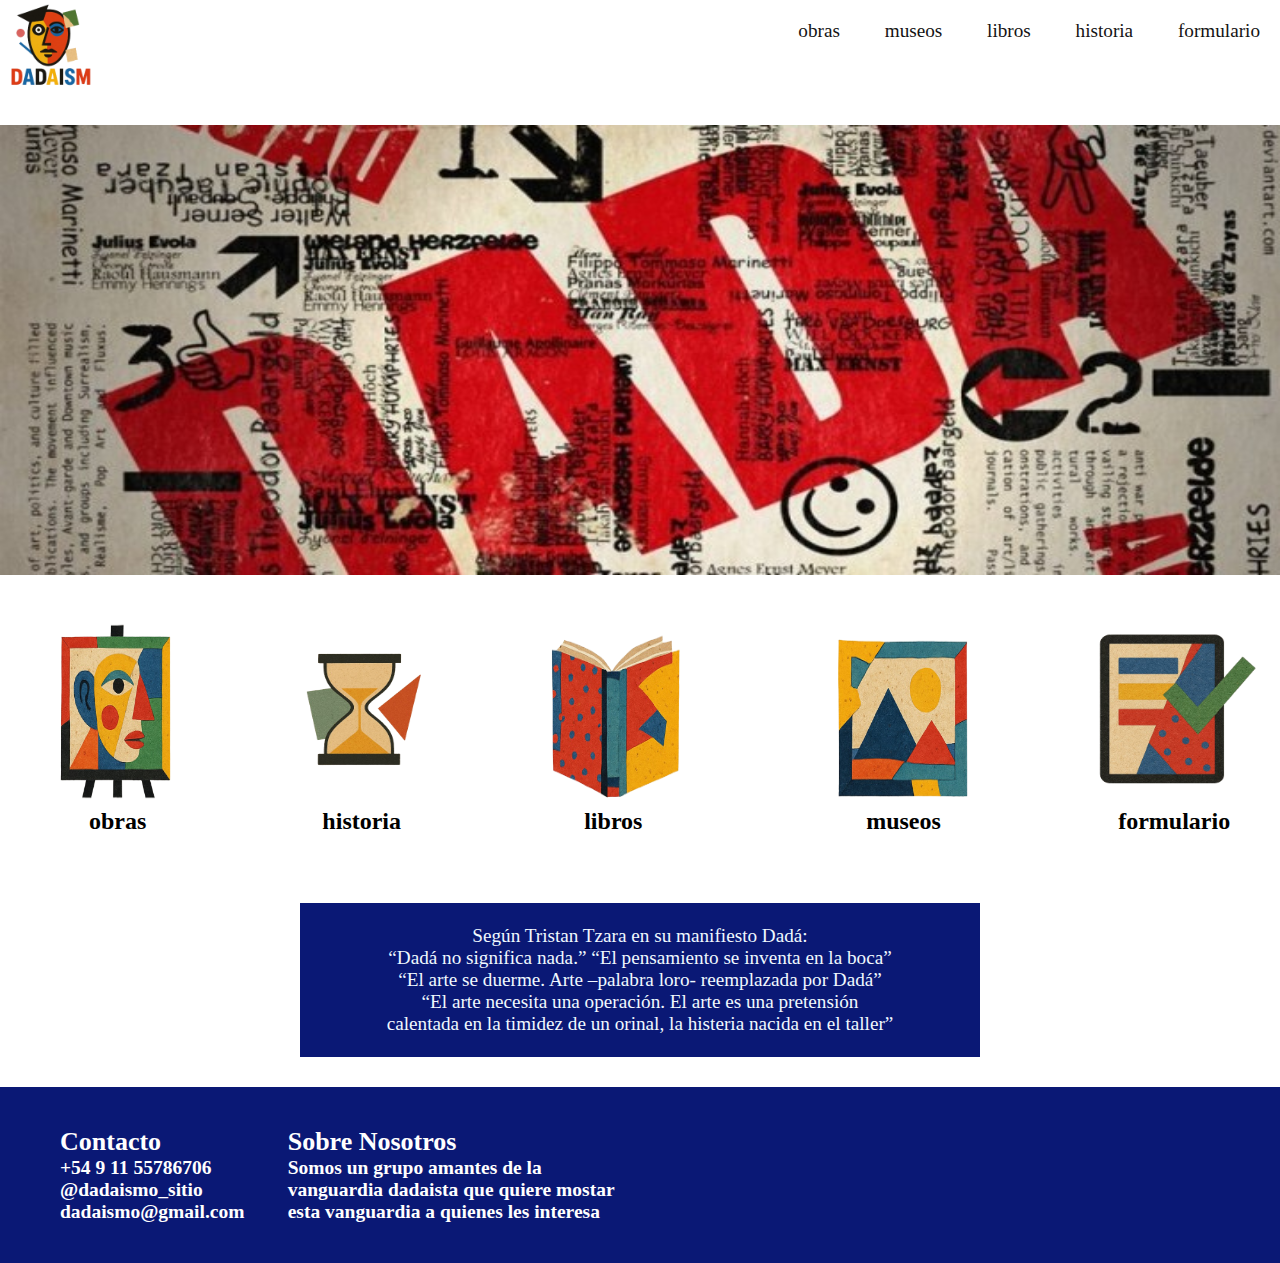
<file: index.html>
<!doctype html>
<link rel="stylesheet" href="CSS/estilos.css">

<html>
<head>
</head>
<body>
    <header>
        <a href="SITIO/index.html"><img class="logo" src="IMG/LOGO DADAISMO.png"/></a>
        <a href="#" class="icono" onclick="MiFuncion()"> 
        <i class="fa fa-bars"></i> </a>
 
        <nav id="navegador" class="">

            <ul>
            <il><a href="PAGES/obras.html">obras</a></il>
            <il><a href="PAGES/galeria.html"> museos </a></il>
            <il><a href="PAGES/libros.html"> libros</a></il>
            <il><a href="PAGES/historia.html"> historia</a></il>
            <il><a href="PAGES/formulario.html"> formulario</a></il>
            </ul>
        <nav>
        
           
    </header>
    <main> 
        <img src="IMG/foto2.jpg" class="imgcaja">

      
        <div class="caja2">
            <a href="PAGES/obras.html">
            <img src="IMG/icono obras.png" class="imgicono">
            <h2> obras </h2>
            </a>
        
            <a href="PAGES/historia.html">
            <img src="IMG/icono historia.png" class="imgicono1">
            <h2> historia </h2>
            </a>
        
            <a href="PAGES/libros.html">
            <img src="IMG/icono libros.png" class="imgicono">
            <h2> libros </h2>
            </a>
        
            <a href="PAGES/galeria.html">
            <img src="IMG/icono galerias.png" class="imgicono">
            <h2> museos </h2>
            </a>
        
            <a href="PAGES/formulario.html">
            <img src="IMG/icono enviado.png" class="imgicono1">
            <h2> formulario </h2>
            </a>
        </div>
   


    <div class="frase">
        <br>
<p>Según Tristan Tzara  en su manifiesto Dadá:
    <br>
    “Dadá no significa nada.” “El pensamiento se inventa en la boca”
    <br>
    “El arte se duerme. Arte –palabra loro- reemplazada por Dadá”
    <br>
    “El arte necesita una operación. El arte es una pretensión
    <br>
    calentada en la timidez de un orinal, la histeria nacida en el taller”
    </p>
    <br>
</div>


    </main>

    <footer>
        
    <div class="contenedorfooter">
       <h1>Contacto</h1>
       <h2> +54 9 11 55786706</h2>
       <h2>@dadaismo_sitio</h2>
       <h2>dadaismo@gmail.com  </h2>
    </div>
    
    <div class="contenedorfooter">
       <h1>Sobre Nosotros </h1>
       <h2> Somos un grupo amantes de la </h2>
       <h2> vanguardia dadaista que quiere mostar</h2>
       <h2> esta vanguardia a quienes les interesa </h2>
    </div>

    </footer>
    <script>
    function MiFuncion() 
      /* aquí se define el ID del elemento que va a tomar la clase*/
      {var x = document.getElementById("navegador");
      if (x.className === "") 
      
         /* esta es la clase que se agrega al elemento con el*/
         {id="navegador"
        x.className += "mostrarmenu";} else {x.className = "";}}
    </script> 
</body>
</file>
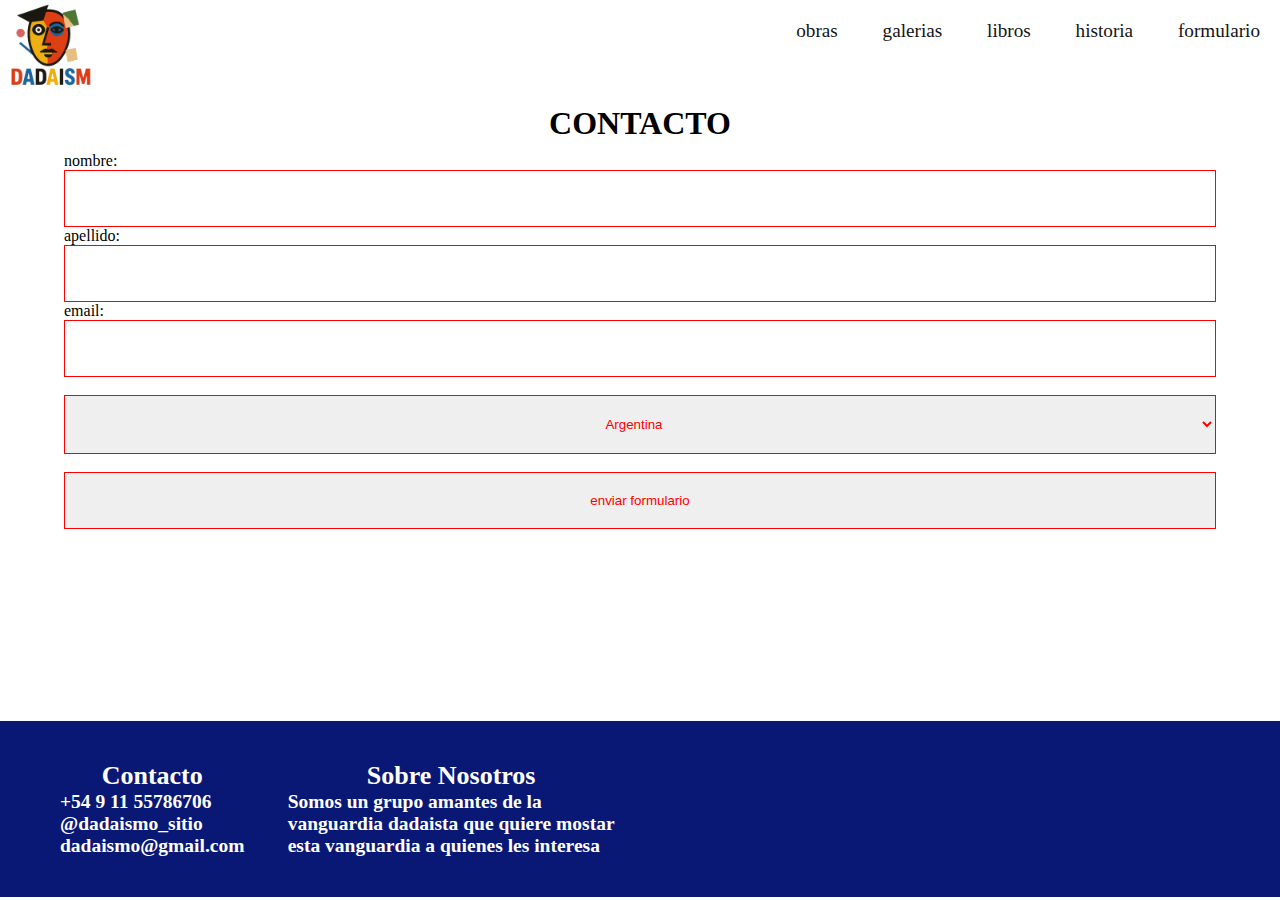
<file: PAGES/formulario.html>
<!doctype html>
<link rel="stylesheet" href="../CSS/estilos.css">

<html>
<head>
</head>
<body>
    <header>
        <a href="../index.html"><img class="logo" src="../IMG/LOGO DADAISMO.png"/></a>
        <a href="#" class="icono" onclick="MiFuncion()"> 
        <i class="fa fa-bars"></i> </a>
 
        <nav id="navegador" class="">

            <ul>
            <il><a href="../PAGES/obras.html">obras</a></il>
            <il><a href="../PAGES/galeria.html"> galerias</a></il>
            <il><a href="../PAGES/libros.html"> libros</a></il>
            <il><a href="../PAGES/historia.html"> historia</a></il>
            <il><a href="../PAGES/formulario.html"> formulario</a></il>
            </ul>
        <nav>
        
           
    </header>
    <main> 
        <h1>CONTACTO</h1>
        <form action="respuesta.html" method="get">
            <p><label>nombre:</label> <input type="text" name="nombre" required></p>
            <p><label>apellido:</label> <input type="text" name="apellido" required></p>
            <p><label>email:</label> <input type="email" name="email" required></p>
            <br>
            <p><select name="pais">
<option>Argentina</option>
<option>Brasil</option>
<option>Uruguay</option>
<option>Chile</option>
            </select></p> 
            <br>
            <p><input type="submit" value="enviar formulario"></p>
        </form>
<style>
    h1 {text-align: center;}
</style>
    </main>

    <footer>
        
    <div class="contenedorfooter">
       <h1>Contacto</h1>
       <h2> +54 9 11 55786706</h2>
       <h2>@dadaismo_sitio</h2>
       <h2>dadaismo@gmail.com  </h2>
    </div>
    
    <div class="contenedorfooter">
       <h1>Sobre Nosotros </h1>
       <h2> Somos un grupo amantes de la 
        <br>
        vanguardia dadaista que quiere mostar
        <br>
        esta vanguardia a quienes les interesa </h2>
    </div>

    </footer>
    <script>
    function MiFuncion() 
      /* aquí se define el ID del elemento que va a tomar la clase*/
      {var x = document.getElementById("navegador");
      if (x.className === "") 
      
         /* esta es la clase que se agrega al elemento con el*/
         {id="navegador"
        x.className += "mostrarmenu";} else {x.className = "";}}
    </script> 
</body>
</file>
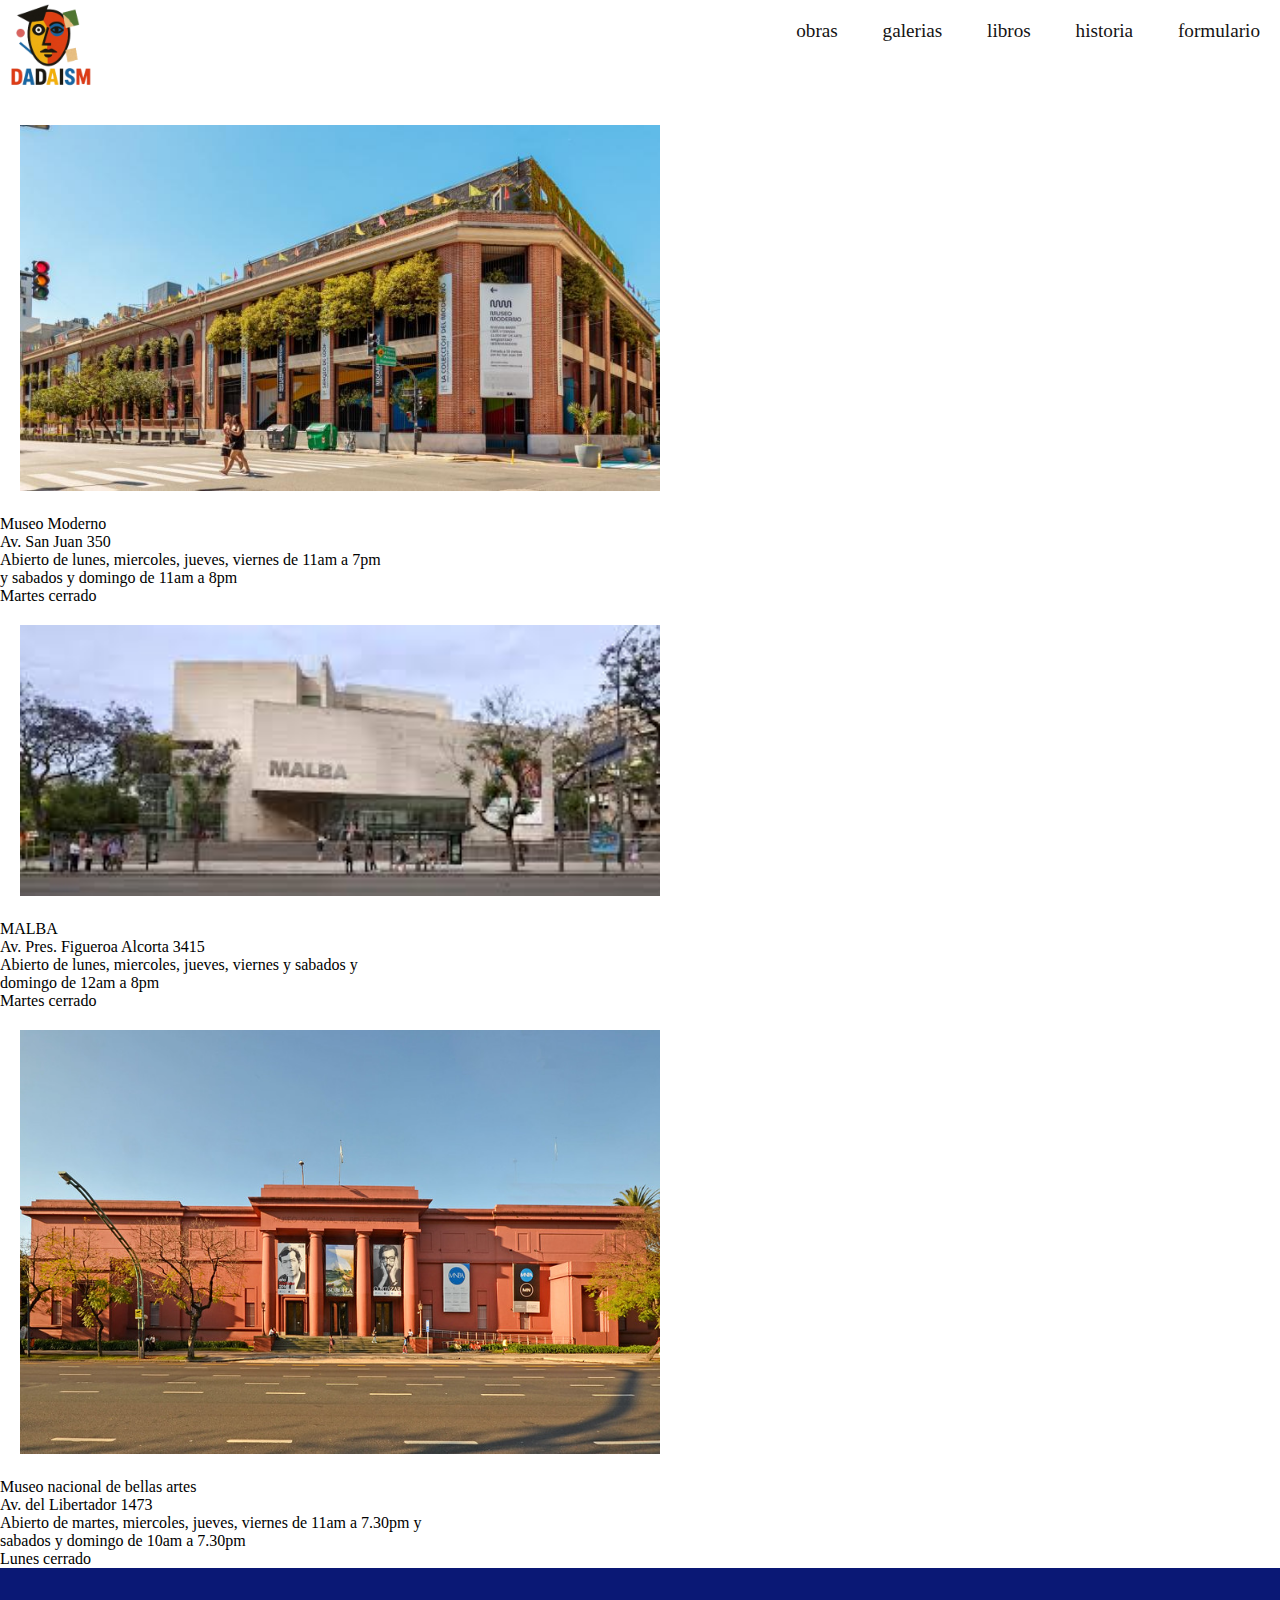
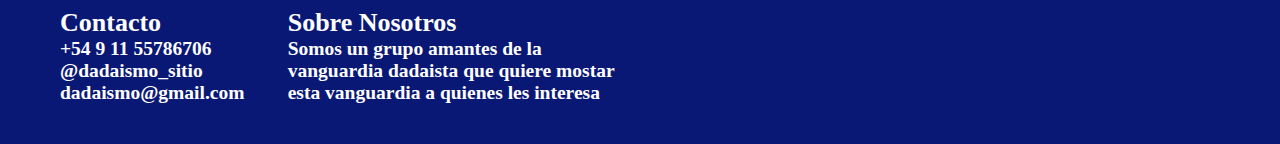
<file: PAGES/galeria.html>
<!doctype html>
<link rel="stylesheet" href="../CSS/estilos.css">

<html>
<head>
</head>
<body>
    <header>
        <a href="../index.html"><img class="logo" src="../IMG/LOGO DADAISMO.png"/></a>
        <a href="#" class="icono" onclick="MiFuncion()"> 
        <i class="fa fa-bars"></i> </a>
 
        <nav id="navegador" class="">

            <ul>
                <il><a href="../PAGES/obras.html">obras</a></il>
                <il><a href="../PAGES/galeria.html"> galerias</a></il>
                <il><a href="../PAGES/libros.html"> libros</a></il>
                <il><a href="../PAGES/historia.html"> historia</a></il>
                <il><a href="../PAGES/formulario.html"> formulario</a></il>
            </ul>
        <nav>
          
    </header>
    <main> 

    <div class="contenedorimg">
            <img src="../IMG/museo 1.jpg" class="museo">
            <p> Museo Moderno 
                <br>
                Av. San Juan 350 
                <br>
                Abierto de lunes, miercoles, jueves, viernes de 11am a 7pm
                <br>
                 y sabados y domingo de 11am a 8pm
                <br>
                Martes cerrado
            </p>
            
        </div>

        
        <div class="contenedorimg">
            <img src="../IMG/museo 2.jpeg" class="museo">
            <p> MALBA 
                <br>
                Av. Pres. Figueroa Alcorta 3415
                <br>
                Abierto de lunes, miercoles, jueves, viernes y sabados y 
                <br>
                domingo de 12am a 8pm
                <br>
                Martes cerrado
            </p>
            
            
        </div>


        <div class="contenedorimg">
            <img src="../IMG/museo 3.jpg" class="museo"> 
             <p>Museo nacional de bellas artes 
                <br>
                Av. del Libertador 1473
                <br>
                Abierto de martes, miercoles, jueves, viernes  de 11am a 7.30pm y
                <br>
                 sabados y domingo de 10am a 7.30pm
                <br>
                Lunes cerrado
             </p>
           
  
        </div>



    </main>

    <footer>
        
    <div class="contenedorfooter">
       <h1>Contacto</h1>
       <h2> +54 9 11 55786706</h2>
       <h2>@dadaismo_sitio</h2>
       <h2>dadaismo@gmail.com  </h2>
    </div>
    
    <div class="contenedorfooter">
       <h1>Sobre Nosotros </h1>
       <h2> Somos un grupo amantes de la 
        <br>
        vanguardia dadaista que quiere mostar
        <br>
        esta vanguardia a quienes les interesa </h2>
    </div>

    </footer>
    <script>
    function MiFuncion() 
      /* aquí se define el ID del elemento que va a tomar la clase*/
      {var x = document.getElementById("navegador");
      if (x.className === "") 
      
         /* esta es la clase que se agrega al elemento con el*/
         {id="navegador"
        x.className += "mostrarmenu";} else {x.className = "";}}
    </script> 
</body>
</file>
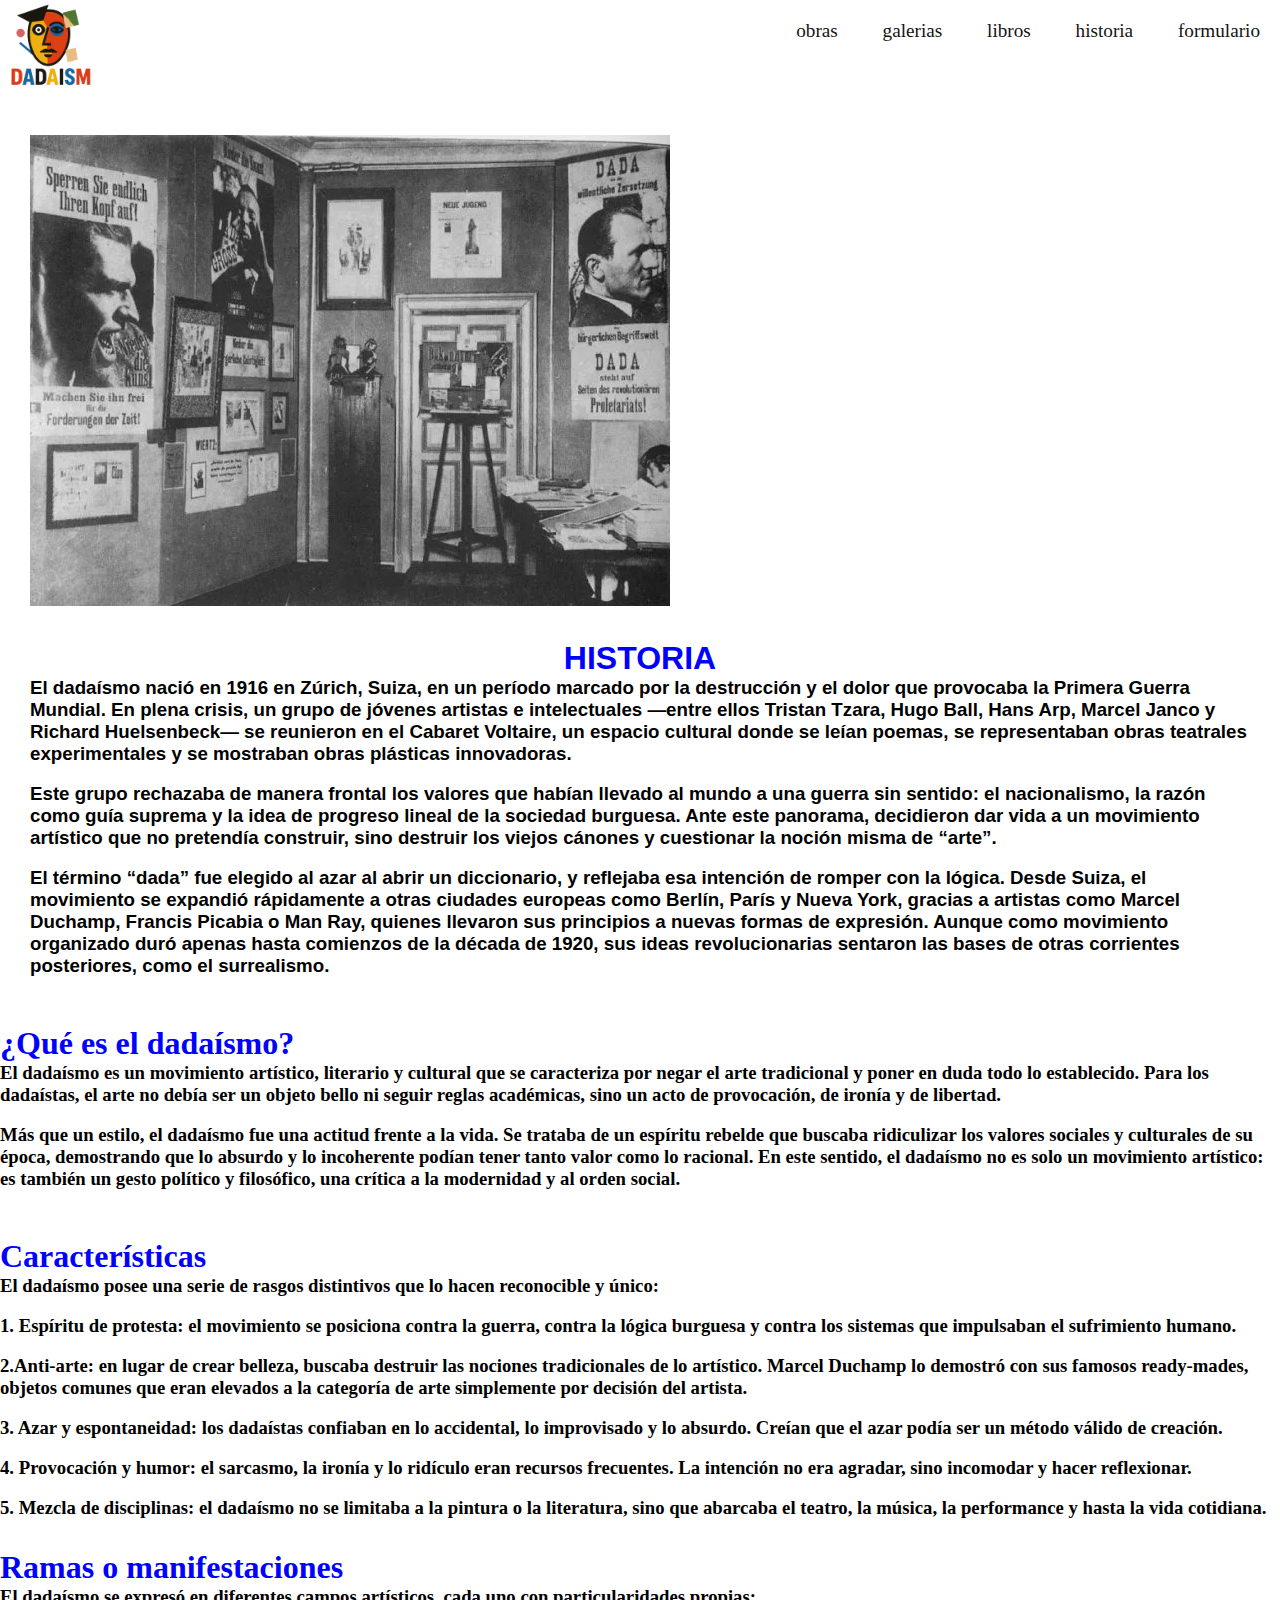
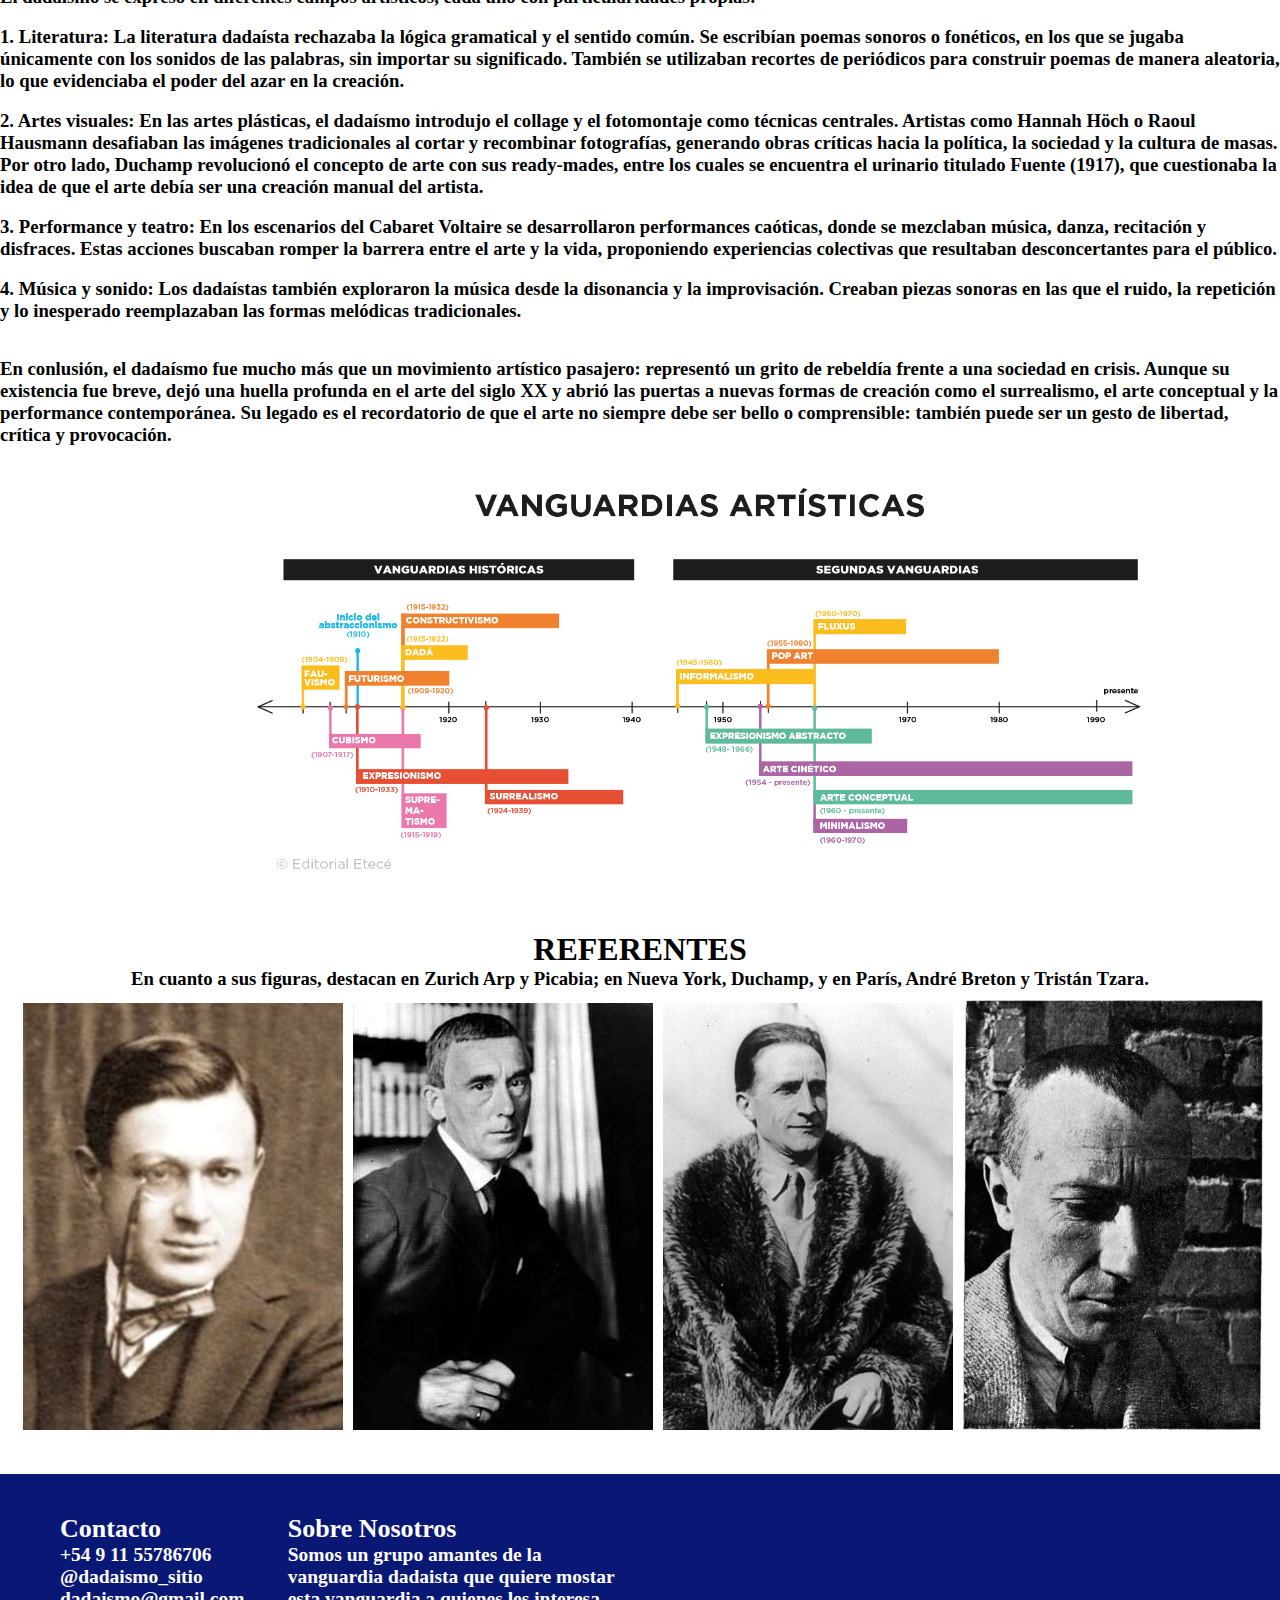
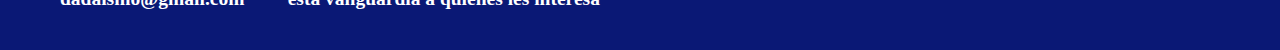
<file: PAGES/historia.html>
<!doctype html>
<link rel="stylesheet" href="../CSS/estilos.css">
<html>
<head>
</head>
<body>
    <header>
        <a href="../index.html"><img class="logo" src="../IMG/LOGO DADAISMO.png"/></a>
        <a href="#" class="icono" onclick="MiFuncion()"> 
        <i class="fa fa-bars"></i> </a>
 
        <nav id="navegador" class="">

            <ul>
                <il><a href="../PAGES/obras.html">obras</a></il>
                <il><a href="../PAGES/galeria.html"> galerias</a></il>
                <il><a href="../PAGES/libros.html"> libros</a></il>
                <il><a href="../PAGES/historia.html"> historia</a></il>
                <il><a href="../PAGES/formulario.html"> formulario</a></il>
            </ul>
        <nav>
            
    </header>
    <main> 
       

        <div class="contenedorimg">
        <img src="../IMG/Historia 1.jpg" class="historia">
    
    <div class="texto">
        <h1 class="titulo"> HISTORIA </h1>
        <h3> El dadaísmo nació en 1916 en Zúrich, Suiza, en un período marcado por la destrucción y el dolor que provocaba la Primera Guerra Mundial. En plena crisis, un grupo de jóvenes artistas e intelectuales —entre ellos Tristan Tzara, Hugo Ball, Hans Arp, Marcel Janco y Richard Huelsenbeck— se reunieron en el Cabaret Voltaire, un espacio cultural donde se leían poemas, se representaban obras teatrales experimentales y se mostraban obras plásticas innovadoras.</h3>
        <br>
        <h3>Este grupo rechazaba de manera frontal los valores que habían llevado al mundo a una guerra sin sentido: el nacionalismo, la razón como guía suprema y la idea de progreso lineal de la sociedad burguesa. Ante este panorama, decidieron dar vida a un movimiento artístico que no pretendía construir, sino destruir los viejos cánones y cuestionar la noción misma de “arte”.</h3>
        <br>
        <h3> El término “dada” fue elegido al azar al abrir un diccionario, y reflejaba esa intención de romper con la lógica. Desde Suiza, el movimiento se expandió rápidamente a otras ciudades europeas como Berlín, París y Nueva York, gracias a artistas como Marcel Duchamp, Francis Picabia o Man Ray, quienes llevaron sus principios a nuevas formas de expresión. Aunque como movimiento organizado duró apenas hasta comienzos de la década de 1920, sus ideas revolucionarias sentaron las bases de otras corrientes posteriores, como el surrealismo.</h3>
        <br>  
    </div>

    </div>
        

    <h1 class="titulo2"> ¿Qué es el dadaísmo? </h1>
        <h3>El dadaísmo es un movimiento artístico, literario y cultural que se caracteriza por negar el arte tradicional y poner en duda todo lo establecido. Para los dadaístas, el arte no debía ser un objeto bello ni seguir reglas académicas, sino un acto de provocación, de ironía y de libertad.</h3>
        <br>
        <h3>Más que un estilo, el dadaísmo fue una actitud frente a la vida. Se trataba de un espíritu rebelde que buscaba ridiculizar los valores sociales y culturales de su época, demostrando que lo absurdo y lo incoherente podían tener tanto valor como lo racional. En este sentido, el dadaísmo no es solo un movimiento artístico: es también un gesto político y filosófico, una crítica a la modernidad y al orden social.</h3>
        <br>

        <h1 class="titulo2"> Características</h1>
        <h3> El dadaísmo posee una serie de rasgos distintivos que lo hacen reconocible y único:</h3>
        <br>
        <h3>1. Espíritu de protesta: el movimiento se posiciona contra la guerra, contra la lógica burguesa y contra los sistemas que impulsaban el sufrimiento humano.</h3>
        <br>
        <h3> 2.Anti-arte: en lugar de crear belleza, buscaba destruir las nociones tradicionales de lo artístico. Marcel Duchamp lo demostró con sus famosos ready-mades, objetos comunes que eran elevados a la categoría de arte simplemente por decisión del artista.</h3>
        <br>
        <h3> 3. Azar y espontaneidad: los dadaístas confiaban en lo accidental, lo improvisado y lo absurdo. Creían que el azar podía ser un método válido de creación.</h3>
        <br>
     <h3>4. Provocación y humor: el sarcasmo, la ironía y lo ridículo eran recursos frecuentes. La intención no era agradar, sino incomodar y hacer reflexionar.</h3>
     <br>
   <h3> 5.  Mezcla de disciplinas: el dadaísmo no se limitaba a la pintura o la literatura, sino que abarcaba el teatro, la música, la performance y hasta la vida cotidiana.</h3>
    
   <h1 class="titulo2"> Ramas o manifestaciones</h1>
   <h3>El dadaísmo se expresó en diferentes campos artísticos, cada uno con particularidades propias:</h3>
    <br>
    <h3>1. Literatura: La literatura dadaísta rechazaba la lógica gramatical y el sentido común. Se escribían poemas sonoros o fonéticos, en los que se jugaba únicamente con los sonidos de las palabras, sin importar su significado. También se utilizaban recortes de periódicos para construir poemas de manera aleatoria, lo que evidenciaba el poder del azar en la creación.</h3>
    <br>
    <h3>2. Artes visuales: En las artes plásticas, el dadaísmo introdujo el collage y el fotomontaje como técnicas centrales. Artistas como Hannah Höch o Raoul Hausmann desafiaban las imágenes tradicionales al cortar y recombinar fotografías, generando obras críticas hacia la política, la sociedad y la cultura de masas.
        Por otro lado, Duchamp revolucionó el concepto de arte con sus ready-mades, entre los cuales se encuentra el urinario titulado Fuente (1917), que cuestionaba la idea de que el arte debía ser una creación manual del artista.</h3>
    <br>
    <h3> 3. Performance y teatro: En los escenarios del Cabaret Voltaire se desarrollaron performances caóticas, donde se mezclaban música, danza, recitación y disfraces. Estas acciones buscaban romper la barrera entre el arte y la vida, proponiendo experiencias colectivas que resultaban desconcertantes para el público.</h3>
    <br>
    <h3> 4. Música y sonido: Los dadaístas también exploraron la música desde la disonancia y la improvisación. Creaban piezas sonoras en las que el ruido, la repetición y lo inesperado reemplazaban las formas melódicas tradicionales.</h3>
<br>
<br>
<h3>En conlusión, el dadaísmo fue mucho más que un movimiento artístico pasajero: representó un grito de rebeldía frente a una sociedad en crisis. Aunque su existencia fue breve, dejó una huella profunda en el arte del siglo XX y abrió las puertas a nuevas formas de creación como el surrealismo, el arte conceptual y la performance contemporánea. Su legado es el recordatorio de que el arte no siempre debe ser bello o comprensible: también puede ser un gesto de libertad, crítica y provocación.</h3>




</div>
       
<img src="../IMG/historia6.png" class="imagen">





        

<div class="referentes1" >
        <h1>REFERENTES</h1>

<h3>En cuanto a sus figuras, destacan en Zurich Arp y Picabia; en Nueva York, Duchamp, y en París, André Breton y Tristán Tzara.</h3>



            <img src="../IMG/referente 1.jpg" class="referente2">
            <img src="../IMG/referente 2.jpg" class="referente">
            <img src="../IMG/referentes 3.jpg" class="referente3"> 
            <img src="../IMG/referente 5.jpg" class="referente">
            
        </div>





    </main> 

 <footer>
        
    <div class="contenedorfooter">
       <h1>Contacto</h1>
       <h2> +54 9 11 55786706</h2>
       <h2>@dadaismo_sitio</h2>
       <h2>dadaismo@gmail.com  </h2>
    </div>
    
    <div class="contenedorfooter">
       <h1>Sobre Nosotros </h1>
       <h2> Somos un grupo amantes de la 
        <br>
       vanguardia dadaista que quiere mostar 
       <br>
        esta vanguardia a quienes les interesa </h2>
    </div>

    </footer>

    <script>
        document.addEventListener('DOMContentLoaded', function() {
          const sliderContenedor = document.querySelector('.slider-contenedor');
          const slider = document.querySelector('.slider');
          const slides = document.querySelectorAll('.slide');
          const botonAnterior = document.querySelector('.boton-anterior');
          const botonSiguiente = document.querySelector('.boton-siguiente');
       
          let indiceActual = 0;
          const numSlides = slides.length;
       
          function actualizarSlider() {
            slider.style.transform = `translateX(-${indiceActual * 100}vw)`;
            actualizarBotones();
          }
       
          function actualizarBotones() {
            botonAnterior.disabled = indiceActual === 0;
            botonSiguiente.disabled = indiceActual === numSlides - 1;
          }
       
          botonAnterior.addEventListener('click', function() {
            if (indiceActual > 0) {
              indiceActual--;
              actualizarSlider();
            }
          });
       
          botonSiguiente.addEventListener('click', function() {
            if (indiceActual < numSlides - 1) {
              indiceActual++;
              actualizarSlider();
            }
          });
       
          // Inicializar el slider
          actualizarSlider();
      });
      </script>


</body>
</file>
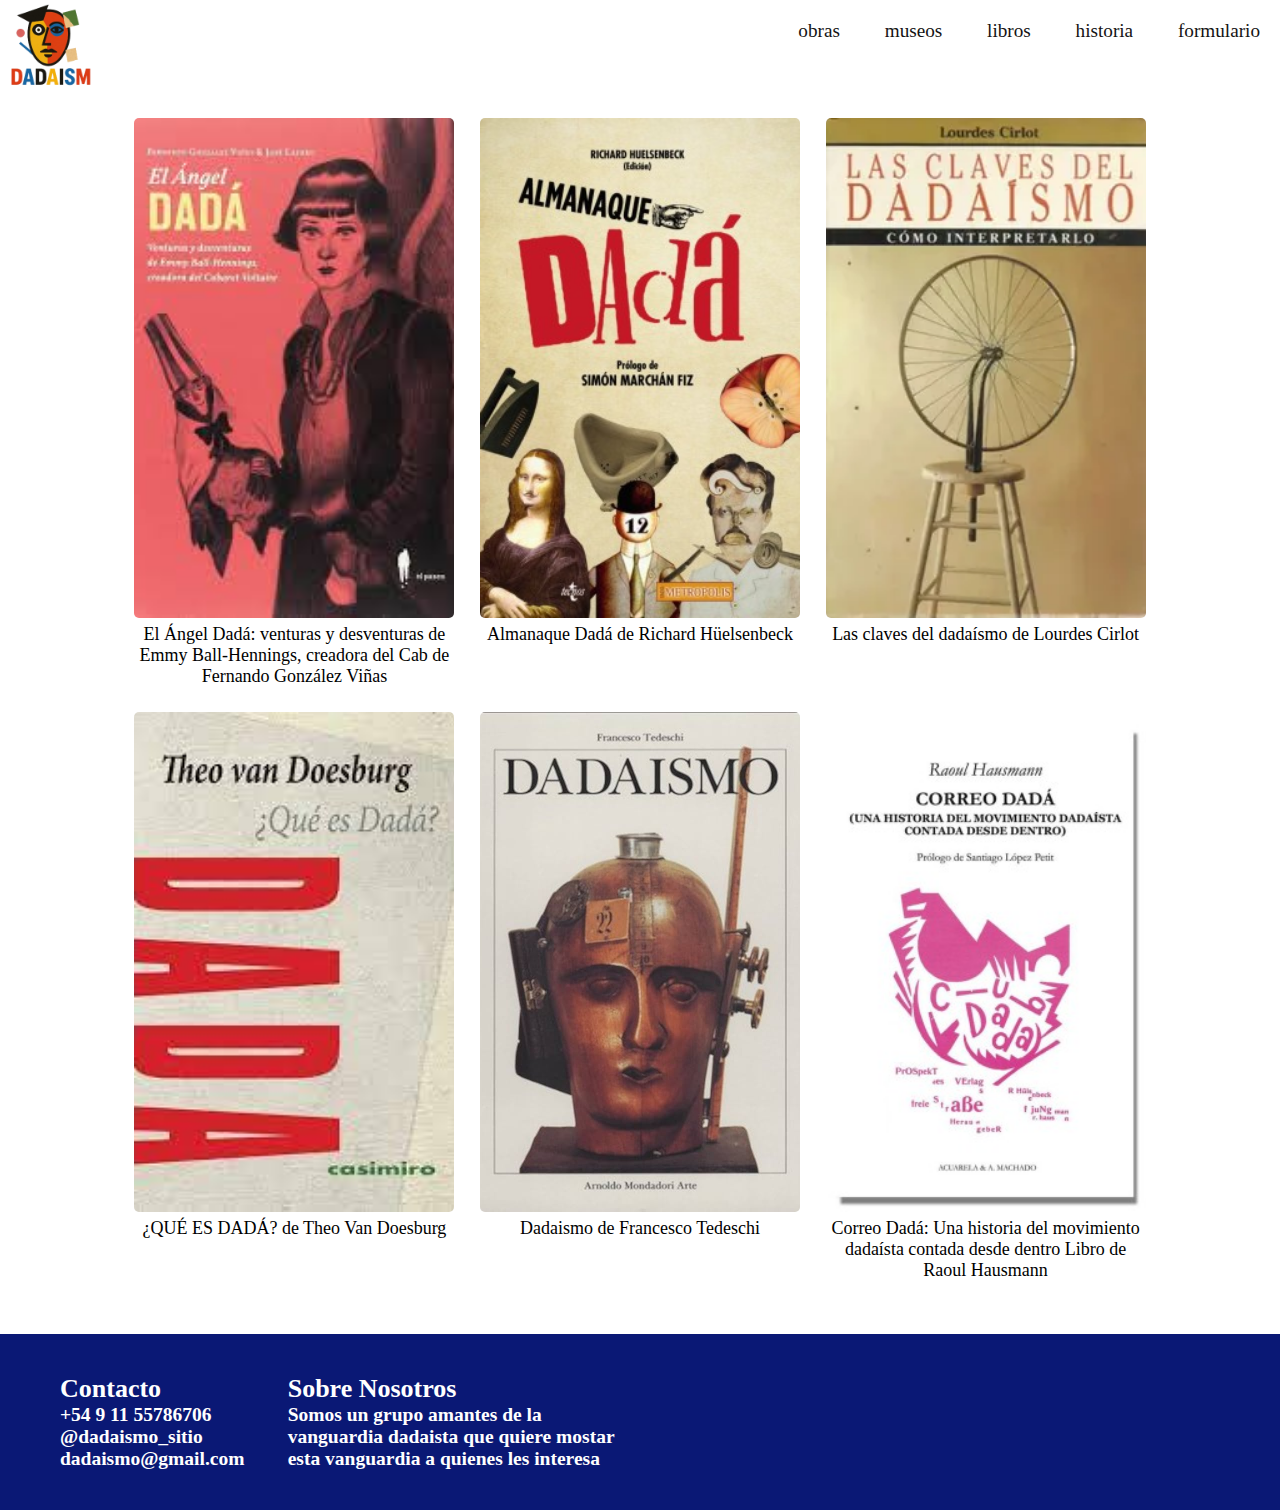
<file: PAGES/libros.html>
<!doctype html>
<link rel="stylesheet" href="../CSS/estilos.css">

<html>
<head>
</head>
<body>
    <header>
        <a href="../index.html"><img class="logo" src="../IMG/LOGO DADAISMO.png"/></a>
        <a href="#" class="icono" onclick="MiFuncion()"> 
        <i class="fa fa-bars"></i> </a>
 
        <nav id="navegador" class="">

            <ul>
                <il><a href="../PAGES /obras.html">obras</a></il>
                <il><a href="../PAGES /galeria.html"> museos</a></il>
                <il><a href="../PAGES /libros.html"> libros</a></il>
                <il><a href="../PAGES /historia.html"> historia</a></il>
                <il><a href="../PAGES /formulario.html"> formulario</a></il>
            </ul>
        <nav>
            
    </header>
    <main> 
        
        <div class="cajacontenedora">
            <div class="caja">
                <img src="../IMG/libro 1 .jpeg">
                <h1 class="info"> El Ángel Dadá: venturas y desventuras de Emmy Ball-Hennings, creadora del Cab de Fernando González Viñas </h1>
            </div>

            <div class="caja">
                <img src="../IMG/libro 2.jpg" >
                <h1 class="info"> Almanaque Dadá de Richard Hüelsenbeck </h1>
            </div>

            <div class="caja">
                <img src="../IMG/libro 3.jpg">
                <h1 class="info"> Las claves del dadaísmo de Lourdes Cirlot </h1>
            </div>

            <div class="caja">
                <img src="../IMG/libro 4.jpg">
                <h1 class="info"> ¿QUÉ ES DADÁ? de Theo Van Doesburg </h1>
            </div>

            <div class="caja">
                <img src="../IMG/libro 5.jpg">
                <h1 class="info"> Dadaismo de Francesco Tedeschi </h1>
            </div>

            <div class="caja">
                <img src="../IMG/libro 6.jpg">
                <h1 class="info">  Correo Dadá: Una historia del movimiento dadaísta contada desde dentro
Libro de Raoul Hausmann </h1>

            </div>
           
        


       


    </main> 

 <footer>
        
    <div class="contenedorfooter">
       <h1>Contacto</h1>
       <h2> +54 9 11 55786706</h2>
       <h2>@dadaismo_sitio</h2>
       <h2>dadaismo@gmail.com  </h2>
    </div>
    
    <div class="contenedorfooter">
       <h1>Sobre Nosotros </h1>
       <h2> Somos un grupo amantes de la 
        <br>
        vanguardia dadaista que quiere mostar
        <br>
        esta vanguardia a quienes les interesa </h2>
    </div>

    </footer>
</body>
</file>
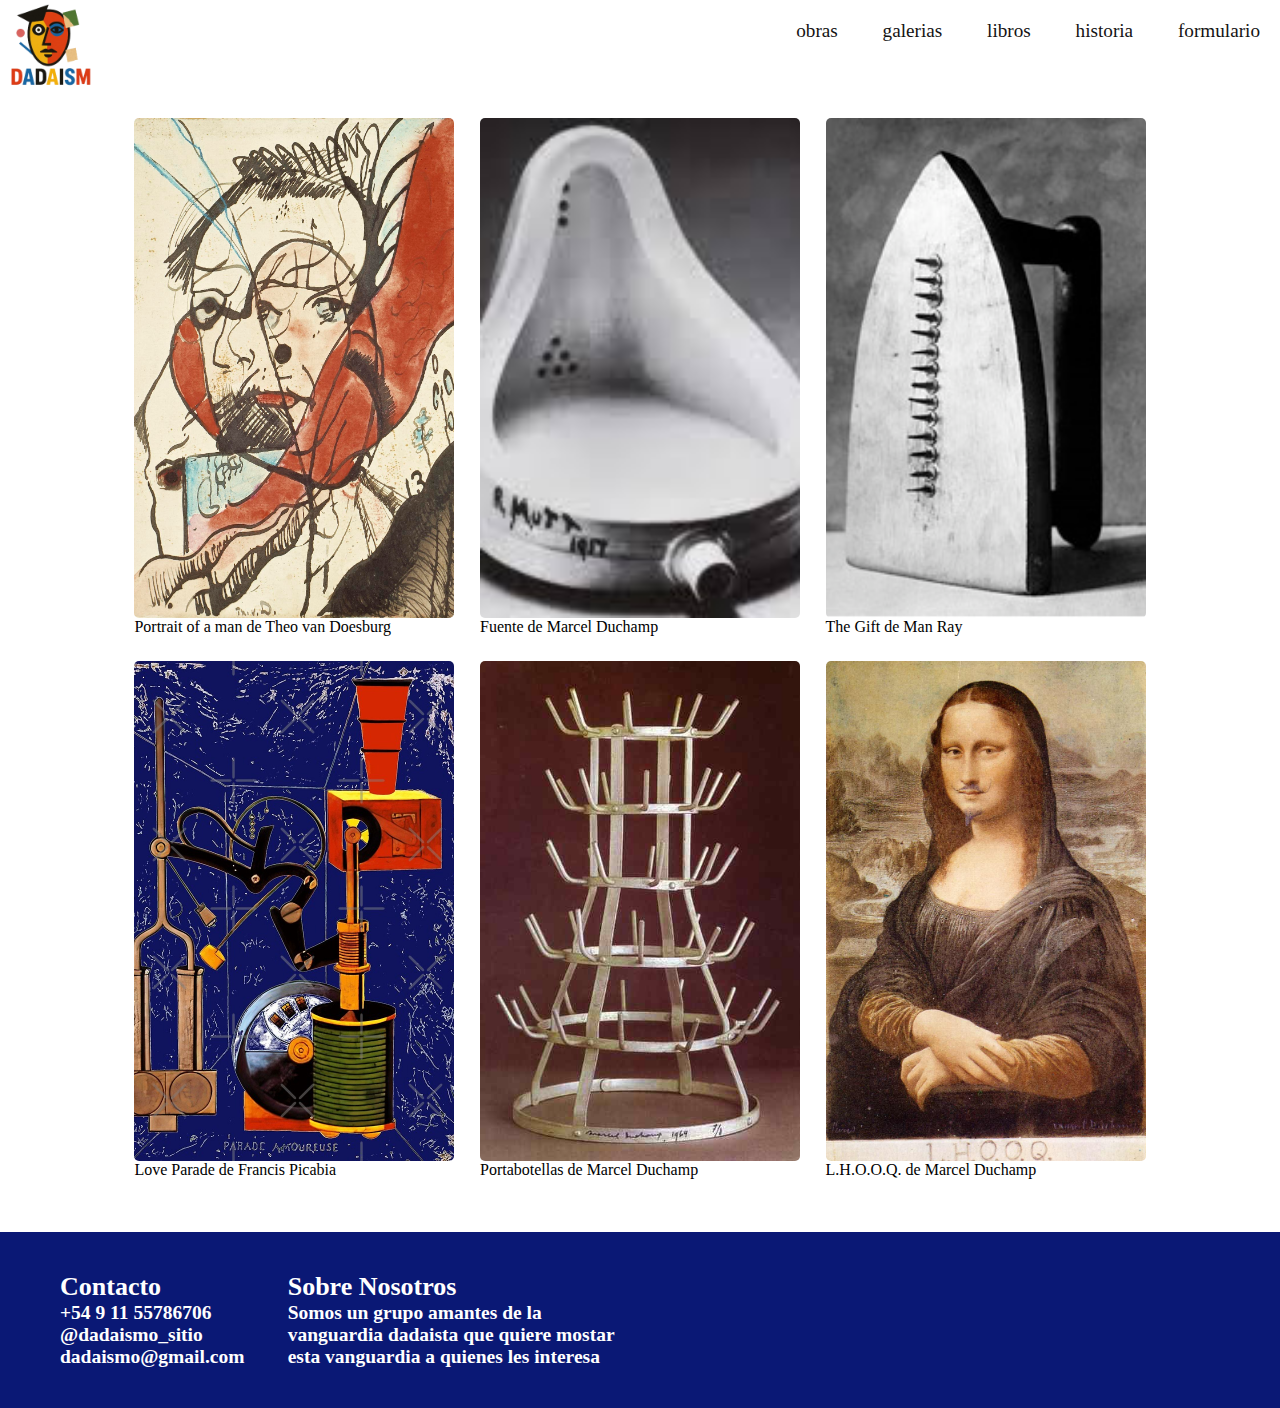
<file: PAGES/obras.html>
<!doctype html>
<link rel="stylesheet" href="../CSS/estilos.css">

<html>
<head>
</head>
<body>
    <header>
        <a href="../index.html"><img class="logo" src="../IMG/LOGO DADAISMO.png"/></a>
        <a href="#" class="icono" onclick="MiFuncion()"> 
        <i class="fa fa-bars"></i> </a>
 
        <nav id="navegador" class="">

            <ul>
                <il><a href="../PAGES/obras.html">obras</a></il>
                <il><a href="../PAGES/galeria.html"> galerias</a></il>
                <il><a href="../PAGES/libros.html"> libros</a></il>
                <il><a href="../PAGES/historia.html"> historia</a></il>
                <il><a href="../PAGES/formulario.html"> formulario</a></il>
            </ul>
        <nav>
            
    </header>
    <main> 
        <div class="cajacontenedora">
            <div class="caja">
                <img src="../IMG/obra 1.jpg">
                Portrait of a man de Theo van Doesburg
           </div>
           <div class="caja">
                <img src="../IMG/obra 2.jpg" >
                Fuente de Marcel Duchamp
            </div>
            <div class="caja">
                <img src="../IMG/obra 3.jpg">
                The Gift de Man Ray
            </div>
            <div class="caja">
                <img src="../IMG/obra 4.jpg">
                Love Parade de Francis Picabia
            </div>
            <div class="caja">
                <img src="../IMG/obra 5.jpg">
                Portabotellas de Marcel Duchamp

            </div>
            <div class="caja">
                <img src="../IMG/obra 6.jpg">
                L.H.O.O.Q. de Marcel Duchamp
            </div>
        </div>
            
        
    </main> 

 <footer>
        
    <div class="contenedorfooter">
       <h1>Contacto</h1>
       <h2> +54 9 11 55786706</h2>
       <h2>@dadaismo_sitio</h2>
       <h2>dadaismo@gmail.com  </h2>
    </div>
    
    <div class="contenedorfooter">
       <h1>Sobre Nosotros </h1>
       <h2> Somos un grupo amantes de la 
        <br>
        vanguardia dadaista que quiere mostar
        <br>
        esta vanguardia a quienes les interesa </h2>
    </div>

    </footer>
</body>
</file>
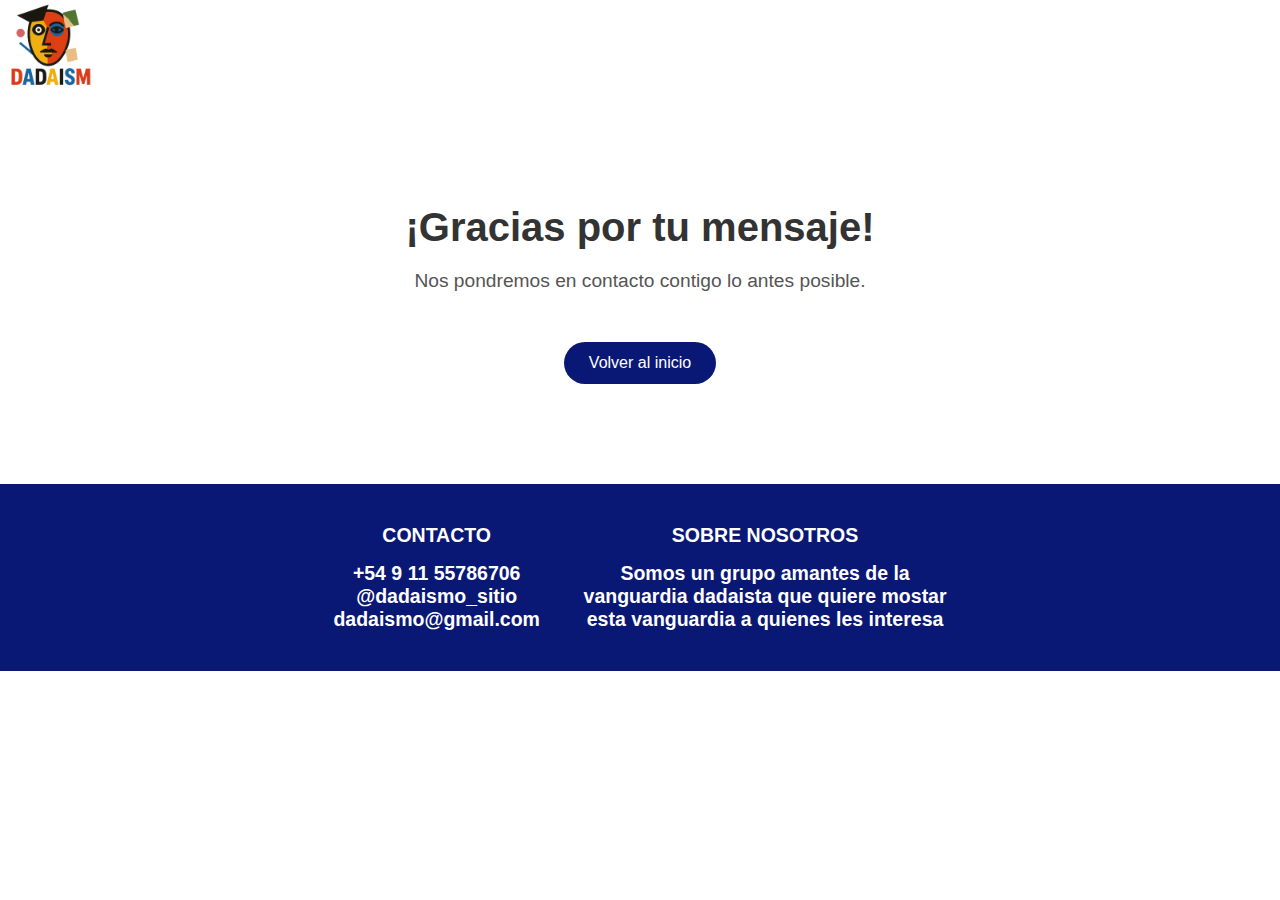
<file: PAGES/respuesta.html>
<!doctype html>
<html>
<head>
<title> RESPUESTA </title>
<link rel="stylesheet" href="../CSS/estilos.css"> 
</head>
<body>
   
    <header>
        <a href="../index.html"><img class="logo" src="../IMG/LOGO DADAISMO.png"/></a>
       <a href="#" class="icono" onclick="MiFuncion()"> 
       <i class="fa fa-bars"></i> </a>

        



    </header>
    <main> 
       
        <style>
        body {
            font-family: Arial, sans-serif;
            background-color: rgb(255, 255, 255);
            margin: 0;
            padding: 0;
            text-align: center;
        }

        .gracias-container {
            padding: 100px 20px;
        }

        h1 {
            font-size: 2.5em;
            color: #333;
        }

        p {
            font-size: 1.2em;
            color: #555;
            margin: 20px 0;
        }

        a.volver {
            display: inline-block;
            margin-top: 30px;
            padding: 12px 25px;
            background-color: #0a1875;
            color: #fff;
            text-decoration: none;
            border-radius: 30px;
            transition: background-color 0.3s ease;
        }

        a.volver:hover {
            background-color: #0a1875;
        }

    </style>
</head>
<body>
    <div class="gracias-container">
        <h1>¡Gracias por tu mensaje!</h1>
        <p>Nos pondremos en contacto contigo lo antes posible.</p>
        <a class="volver" href="../index.html">Volver al inicio</a>
    </div>

        
    </main>
    <footer>
        
        <div class="contenedorfooter">
            <h2>CONTACTO</h2>
            <br>
            <h2> +54 9 11 55786706</h2>
            <h2>@dadaismo_sitio</h2>
            <h2>dadaismo@gmail.com  </h2>
         </div>
         
         <div class="contenedorfooter">
            <h2>SOBRE NOSOTROS </h2>
            <br>
            <h2> Somos un grupo amantes de la </h2>
            <h2> vanguardia dadaista que quiere mostar </h2>
            <h2> esta vanguardia a quienes les interesa </h2>
         </div>

    </footer>
    <script>
        function MiFuncion() 
          /* aquí se define el ID del elemento que va a tomar la clase*/
          {var x = document.getElementById("navegador");
          if (x.className === "") 
          
             /* esta es la clase que se agrega al elemento con el*/
             {id="navegador"
            x.className += "mostrarmenu";} else {x.className = "";}}
        </script> 
    </body>
</file>
<file: CSS/estilos.css>
*{margin: 0}

body{ background-color: rgb(255, 255, 255);  font-family:'Times New Roman', Times, serif}
header{ background-color: rgb(255, 255, 255); text-align: center;display: flex;justify-content: center;justify-content: space-between; font-size: larger;}
footer {background-color: #0a1875;color:white;padding: 40px;font-size: small; }


.logo {width: 100px; text-align: left; display: inline-block;}
.imgcaja {width:100%; margin-top: 20px; height: 450px;} 
.contenedorfooter {display: inline-block; justify-content: space-around; flex-wrap: wrap; max-width: 1200px;  margin: 0 auto;
padding: 0 20px;}
.imgicono {width: 10%;}

.cajacontenedora {display: flex; flex-flow: wrap; justify-content: center; margin-bottom: 40px;}
.caja {width: 25%; margin: 1%;}
.caja img {width: 100%; height: 500px; object-fit: cover; display: block; border-radius: 5px;}

.info {margin-top: 6px; font-weight: normal; font-size: large; text-align: center;}



.separacion {color: red;}
.separacion2 {color: goldenrod;}
.separacion3 {color: green;}





.museo {width: 50%; margin: 20px; }
.contenedorimg2 {display: flex; align-items: center; gap: 20px; margin-right: 40px; margin-left: 40PX;}


.hola {margin-top: 20px; font-weight: normal; font-family: Arial, Helvetica, sans-serif; margin-left: 30px; margin-right: 30px;}

.historia{width: 50%; margin-top: 30px; margin-left: 30px;}
.titulo{ text-align: center; color: blue;}
.titulo2{ text-align: left; margin-top: 30px;justify-content: left; color: blue;}



.contenedorimg1 {display: flex; align-items: center; gap: 20px;}
.texto{margin: 30px; font-weight: normal; font-family: Arial, Helvetica, sans-serif; margin-left: 30px; margin-right: 30px;}

.imagen { width: 900px; margin-left: 250px; margin-top: 10px; margin-bottom: 10px; mar}

.referente{width: 300px; margin-left: 6px; margin-top: 10px; margin-bottom: 40px;}
.referente2 {width: 320px; margin-left: 6px; margin-top: 10px; margin-bottom: 40px;}
.referente3 {width: 290px; margin-left: 6px;margin-top: 10px; margin-bottom: 40px;}
.referentes1 {margin-top: 20px; text-align: center;}

form{width: 90%; margin: auto; margin-bottom: 15%; margin-top: 10px;}
input, select {width: 100%; padding: 20px; box-sizing: border-box;border: 1px solid; text-align: center; color: red; }

.caja2{ display: flex; text-align: center; margin-top: 40px;justify-content: center; gap: 40px;}
.imgicono {width: 70%; height: 70%;}
.imgicono1 {width: 90%; height: 70%;}
a {text-decoration: none; color: inherit;}


nav ul a{color: #141313; text-decoration: none; display: inline-flex; padding: 20px; text-align: right;}


.frase {background-color: #0a1875; color: aliceblue; font-size: larger; margin: 300px; text-align: center; margin-top: 20px; margin-bottom: 30px; font-size: larger; font-weight: normal;}
</file>
